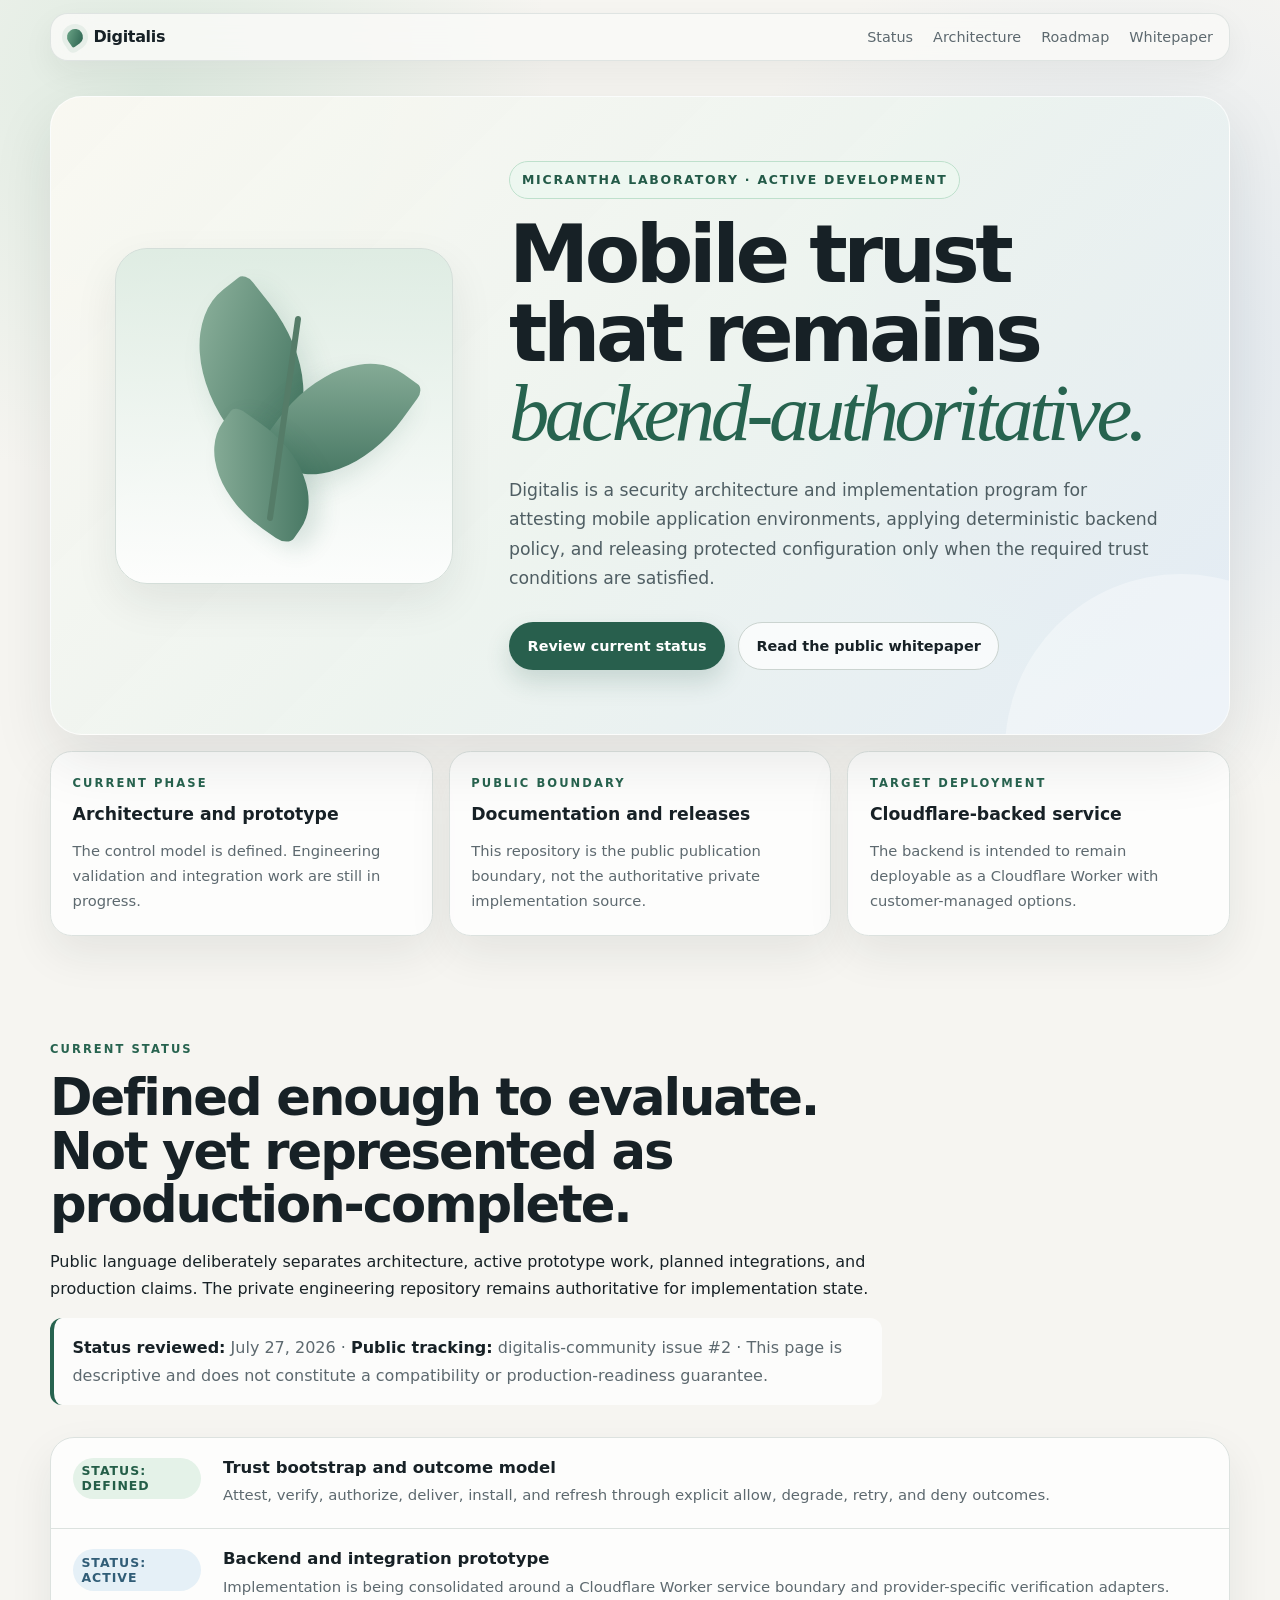
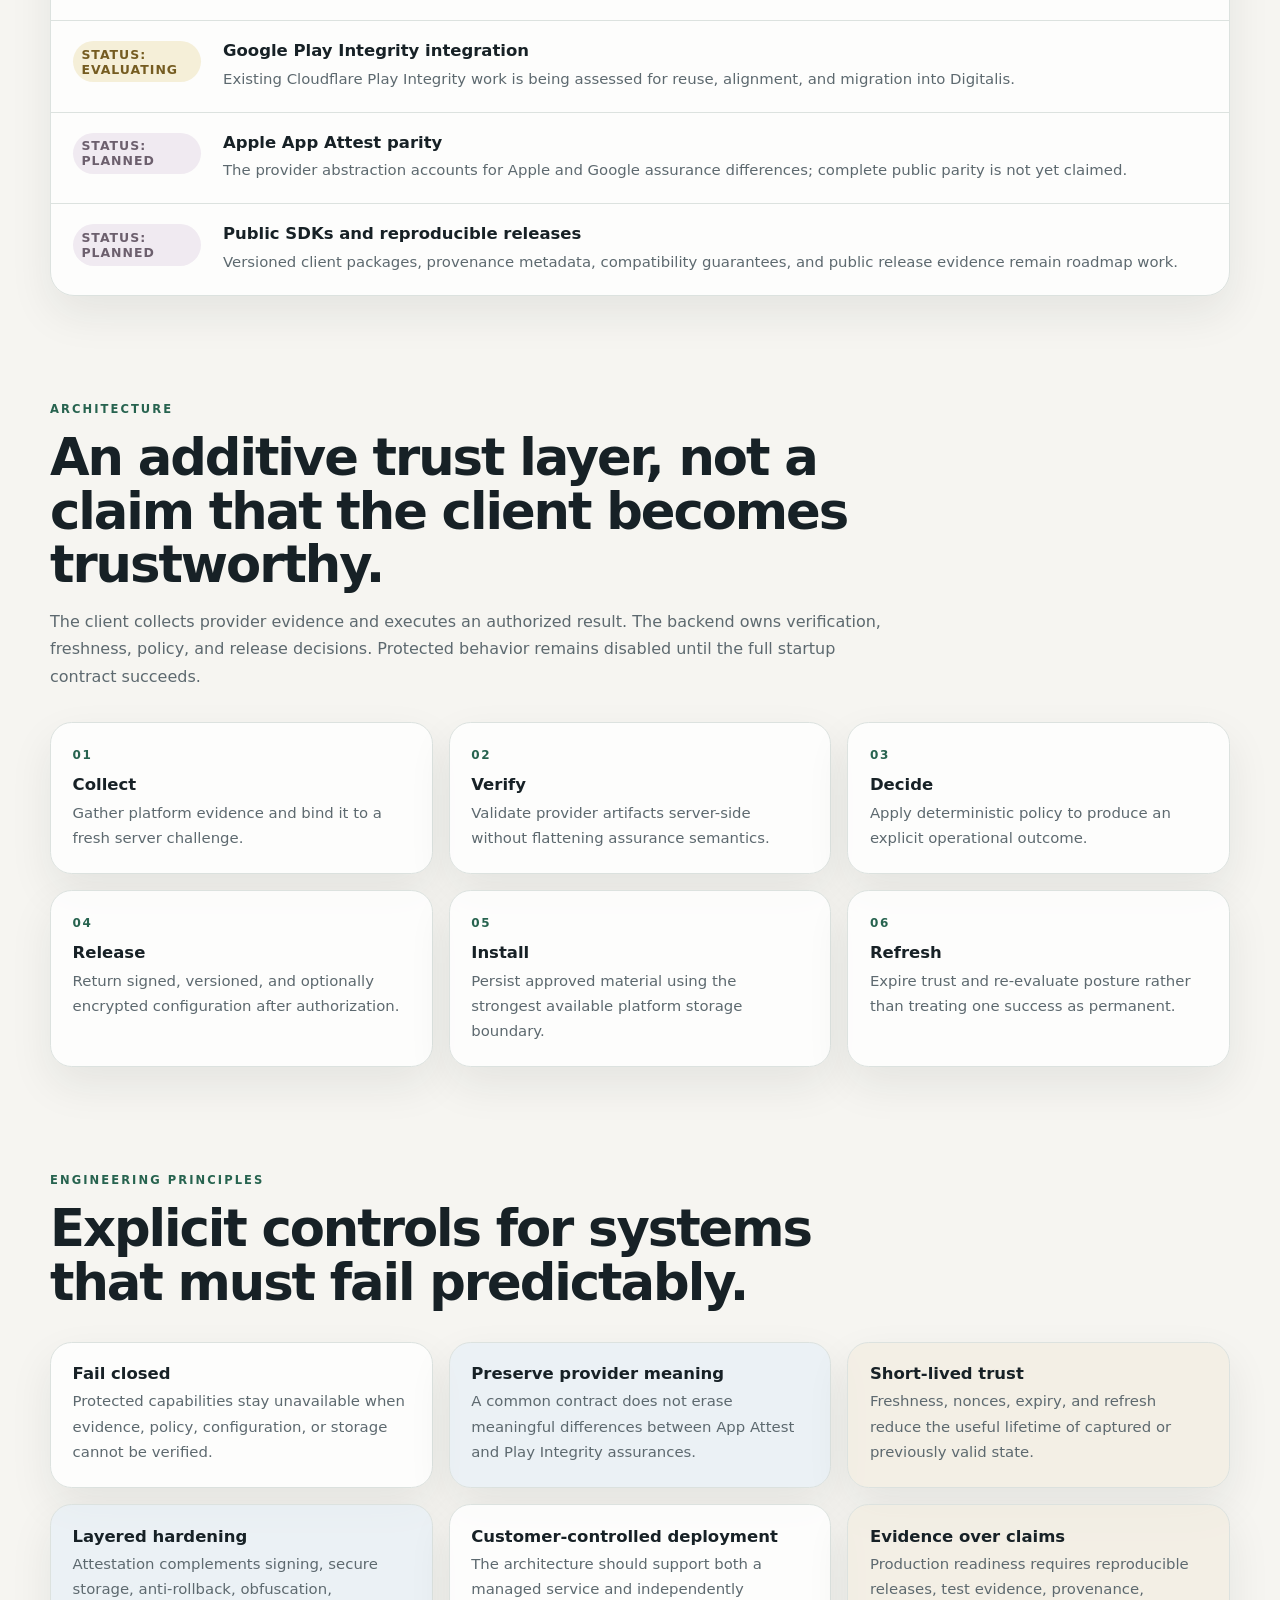
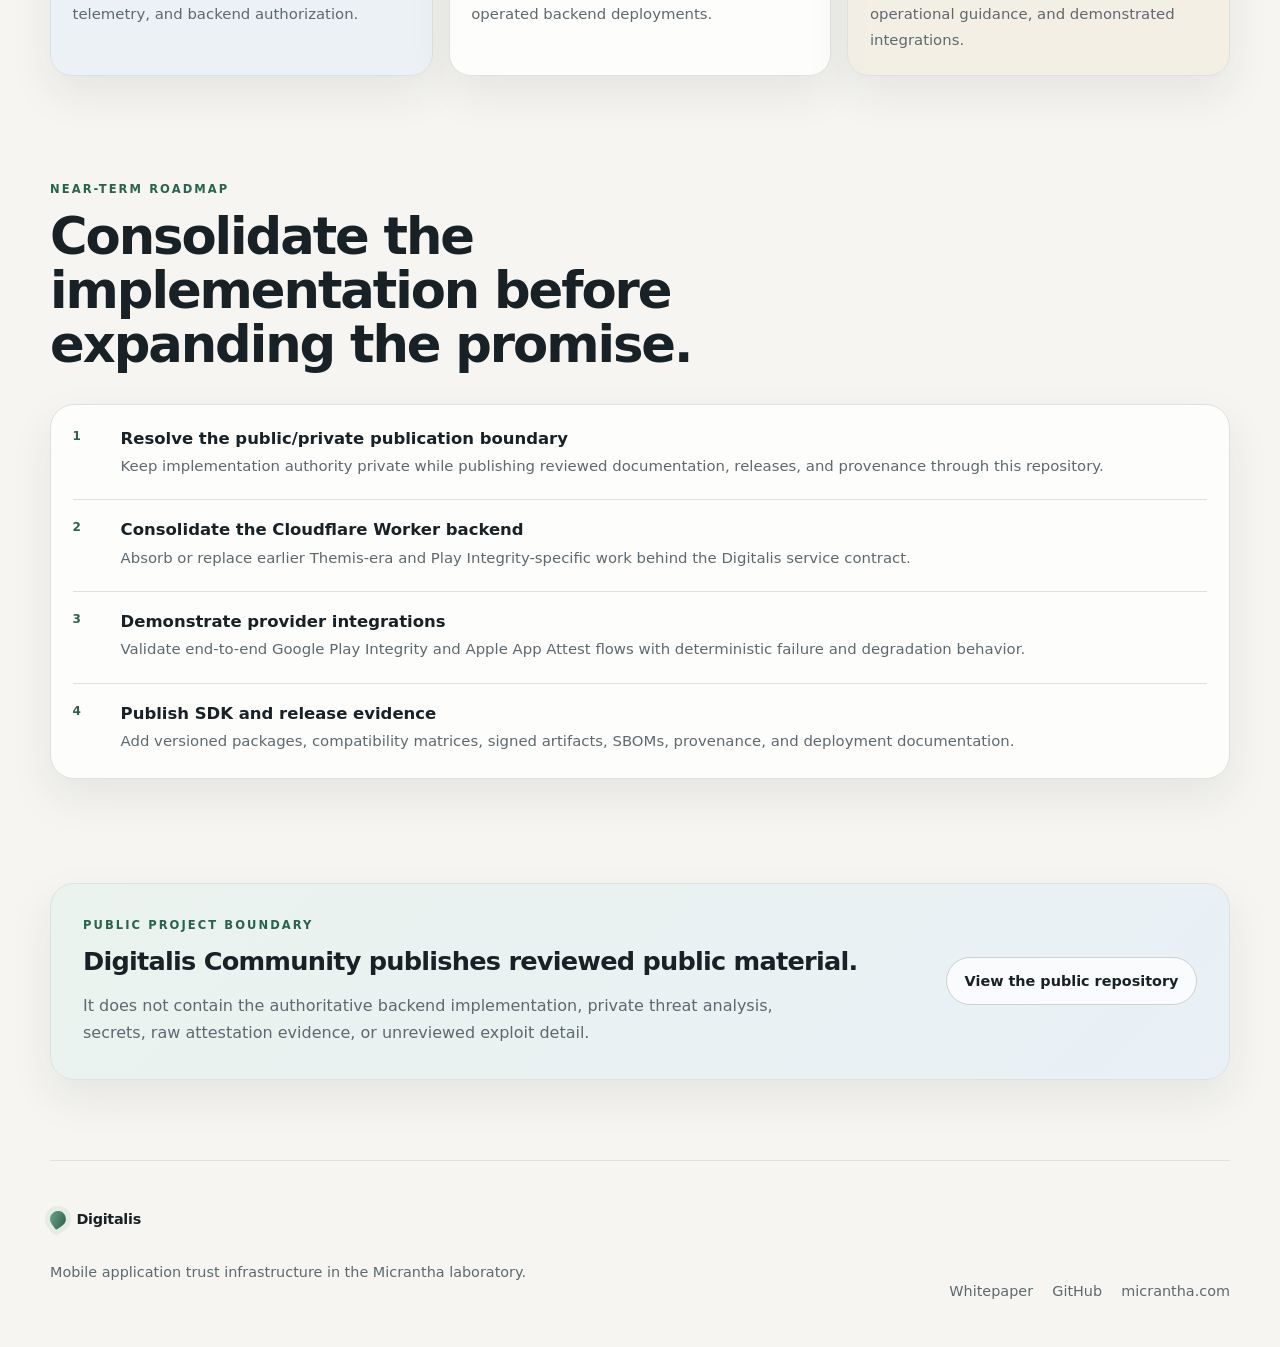
<file: web/index.html>
<!doctype html>
<html lang="en">
  <head>
    <meta charset="UTF-8" />
    <meta name="viewport" content="width=device-width, initial-scale=1.0" />
    <title>Digitalis | Mobile Application Trust Infrastructure</title>
    <meta
      name="description"
      content="Digitalis is an active Micrantha laboratory project exploring backend-authoritative mobile application trust, attestation, protected configuration delivery, and deterministic startup policy."
    />
    <link rel="stylesheet" href="./styles.css" />
  </head>
  <body id="top">
    <a class="skip-link" href="#main-content">Skip to content</a>
    <div class="page-shell">
      <header class="site-header">
        <a class="brand" href="#top" aria-label="Digitalis home">
          <span class="brand-mark" aria-hidden="true"></span>
          <span>Digitalis</span>
        </a>
        <nav class="site-nav" aria-label="Primary">
          <a href="#status">Status</a>
          <a href="#architecture">Architecture</a>
          <a href="#roadmap">Roadmap</a>
          <a href="./whitepaper.html">Whitepaper</a>
        </nav>
      </header>

      <main id="main-content">
        <section class="hero reveal">
          <div class="hero-mark" aria-hidden="true">
            <div class="leaf leaf-a"></div>
            <div class="leaf leaf-b"></div>
            <div class="leaf leaf-c"></div>
            <div class="stem"></div>
          </div>
          <div class="hero-copy">
            <p class="pill">Micrantha laboratory · active development</p>
            <h1>Mobile trust that remains <em>backend-authoritative.</em></h1>
            <p class="hero-text">
              Digitalis is a security architecture and implementation program for
              attesting mobile application environments, applying deterministic
              backend policy, and releasing protected configuration only when the
              required trust conditions are satisfied.
            </p>
            <div class="hero-actions">
              <a class="button button-primary" href="#status">Review current status</a>
              <a class="button button-secondary" href="./whitepaper.html">Read the public whitepaper</a>
            </div>
          </div>
        </section>

        <section class="summary-grid reveal" aria-label="Project summary">
          <article>
            <p class="kicker">Current phase</p>
            <h2>Architecture and prototype</h2>
            <p>The control model is defined. Engineering validation and integration work are still in progress.</p>
          </article>
          <article>
            <p class="kicker">Public boundary</p>
            <h2>Documentation and releases</h2>
            <p>This repository is the public publication boundary, not the authoritative private implementation source.</p>
          </article>
          <article>
            <p class="kicker">Target deployment</p>
            <h2>Cloudflare-backed service</h2>
            <p>The backend is intended to remain deployable as a Cloudflare Worker with customer-managed options.</p>
          </article>
        </section>

        <section class="section" id="status">
          <div class="section-heading reveal">
            <p class="eyebrow">Current status</p>
            <h2>Defined enough to evaluate. Not yet represented as production-complete.</h2>
            <p>
              Public language deliberately separates architecture, active prototype
              work, planned integrations, and production claims. The private
              engineering repository remains authoritative for implementation state.
            </p>
            <p class="status-meta">
              <strong>Status reviewed:</strong> July 27, 2026 ·
              <strong>Public tracking:</strong>
              <a href="https://github.com/hackelia-micrantha/digitalis-community/issues/2">digitalis-community issue #2</a> ·
              This page is descriptive and does not constitute a compatibility or production-readiness guarantee.
            </p>
          </div>

          <div class="status-table reveal">
            <article>
              <span class="status status-defined">Status: Defined</span>
              <div>
                <h3>Trust bootstrap and outcome model</h3>
                <p>Attest, verify, authorize, deliver, install, and refresh through explicit allow, degrade, retry, and deny outcomes.</p>
              </div>
            </article>
            <article>
              <span class="status status-active">Status: Active</span>
              <div>
                <h3>Backend and integration prototype</h3>
                <p>Implementation is being consolidated around a Cloudflare Worker service boundary and provider-specific verification adapters.</p>
              </div>
            </article>
            <article>
              <span class="status status-evaluating">Status: Evaluating</span>
              <div>
                <h3>Google Play Integrity integration</h3>
                <p>Existing Cloudflare Play Integrity work is being assessed for reuse, alignment, and migration into Digitalis.</p>
              </div>
            </article>
            <article>
              <span class="status status-planned">Status: Planned</span>
              <div>
                <h3>Apple App Attest parity</h3>
                <p>The provider abstraction accounts for Apple and Google assurance differences; complete public parity is not yet claimed.</p>
              </div>
            </article>
            <article>
              <span class="status status-planned">Status: Planned</span>
              <div>
                <h3>Public SDKs and reproducible releases</h3>
                <p>Versioned client packages, provenance metadata, compatibility guarantees, and public release evidence remain roadmap work.</p>
              </div>
            </article>
          </div>
        </section>

        <section class="section architecture-section" id="architecture">
          <div class="section-heading reveal">
            <p class="eyebrow">Architecture</p>
            <h2>An additive trust layer, not a claim that the client becomes trustworthy.</h2>
            <p>
              The client collects provider evidence and executes an authorized
              result. The backend owns verification, freshness, policy, and release
              decisions. Protected behavior remains disabled until the full startup
              contract succeeds.
            </p>
          </div>

          <div class="flow-grid reveal">
            <article>
              <span>01</span>
              <h3>Collect</h3>
              <p>Gather platform evidence and bind it to a fresh server challenge.</p>
            </article>
            <article>
              <span>02</span>
              <h3>Verify</h3>
              <p>Validate provider artifacts server-side without flattening assurance semantics.</p>
            </article>
            <article>
              <span>03</span>
              <h3>Decide</h3>
              <p>Apply deterministic policy to produce an explicit operational outcome.</p>
            </article>
            <article>
              <span>04</span>
              <h3>Release</h3>
              <p>Return signed, versioned, and optionally encrypted configuration after authorization.</p>
            </article>
            <article>
              <span>05</span>
              <h3>Install</h3>
              <p>Persist approved material using the strongest available platform storage boundary.</p>
            </article>
            <article>
              <span>06</span>
              <h3>Refresh</h3>
              <p>Expire trust and re-evaluate posture rather than treating one success as permanent.</p>
            </article>
          </div>
        </section>

        <section class="section principles-section">
          <div class="section-heading reveal">
            <p class="eyebrow">Engineering principles</p>
            <h2>Explicit controls for systems that must fail predictably.</h2>
          </div>
          <div class="card-grid reveal">
            <article>
              <h3>Fail closed</h3>
              <p>Protected capabilities stay unavailable when evidence, policy, configuration, or storage cannot be verified.</p>
            </article>
            <article>
              <h3>Preserve provider meaning</h3>
              <p>A common contract does not erase meaningful differences between App Attest and Play Integrity assurances.</p>
            </article>
            <article>
              <h3>Short-lived trust</h3>
              <p>Freshness, nonces, expiry, and refresh reduce the useful lifetime of captured or previously valid state.</p>
            </article>
            <article>
              <h3>Layered hardening</h3>
              <p>Attestation complements signing, secure storage, anti-rollback, obfuscation, telemetry, and backend authorization.</p>
            </article>
            <article>
              <h3>Customer-controlled deployment</h3>
              <p>The architecture should support both a managed service and independently operated backend deployments.</p>
            </article>
            <article>
              <h3>Evidence over claims</h3>
              <p>Production readiness requires reproducible releases, test evidence, provenance, operational guidance, and demonstrated integrations.</p>
            </article>
          </div>
        </section>

        <section class="section roadmap-section" id="roadmap">
          <div class="section-heading reveal">
            <p class="eyebrow">Near-term roadmap</p>
            <h2>Consolidate the implementation before expanding the promise.</h2>
          </div>
          <ol class="roadmap reveal">
            <li>
              <span>1</span>
              <div>
                <h3>Resolve the public/private publication boundary</h3>
                <p>Keep implementation authority private while publishing reviewed documentation, releases, and provenance through this repository.</p>
              </div>
            </li>
            <li>
              <span>2</span>
              <div>
                <h3>Consolidate the Cloudflare Worker backend</h3>
                <p>Absorb or replace earlier Themis-era and Play Integrity-specific work behind the Digitalis service contract.</p>
              </div>
            </li>
            <li>
              <span>3</span>
              <div>
                <h3>Demonstrate provider integrations</h3>
                <p>Validate end-to-end Google Play Integrity and Apple App Attest flows with deterministic failure and degradation behavior.</p>
              </div>
            </li>
            <li>
              <span>4</span>
              <div>
                <h3>Publish SDK and release evidence</h3>
                <p>Add versioned packages, compatibility matrices, signed artifacts, SBOMs, provenance, and deployment documentation.</p>
              </div>
            </li>
          </ol>
        </section>

        <section class="notice reveal">
          <div>
            <p class="eyebrow">Public project boundary</p>
            <h2>Digitalis Community publishes reviewed public material.</h2>
            <p>
              It does not contain the authoritative backend implementation, private
              threat analysis, secrets, raw attestation evidence, or unreviewed
              exploit detail.
            </p>
          </div>
          <a class="button button-secondary" href="https://github.com/hackelia-micrantha/digitalis-community">View the public repository</a>
        </section>
      </main>

      <footer class="site-footer">
        <div>
          <p class="brand footer-brand"><span class="brand-mark" aria-hidden="true"></span><span>Digitalis</span></p>
          <p>Mobile application trust infrastructure in the Micrantha laboratory.</p>
        </div>
        <div class="footer-links">
          <a href="./whitepaper.html">Whitepaper</a>
          <a href="https://github.com/hackelia-micrantha/digitalis-community">GitHub</a>
          <a href="https://micrantha.com">micrantha.com</a>
        </div>
      </footer>
    </div>
    <script src="./main.js"></script>
  </body>
</html>
</file>
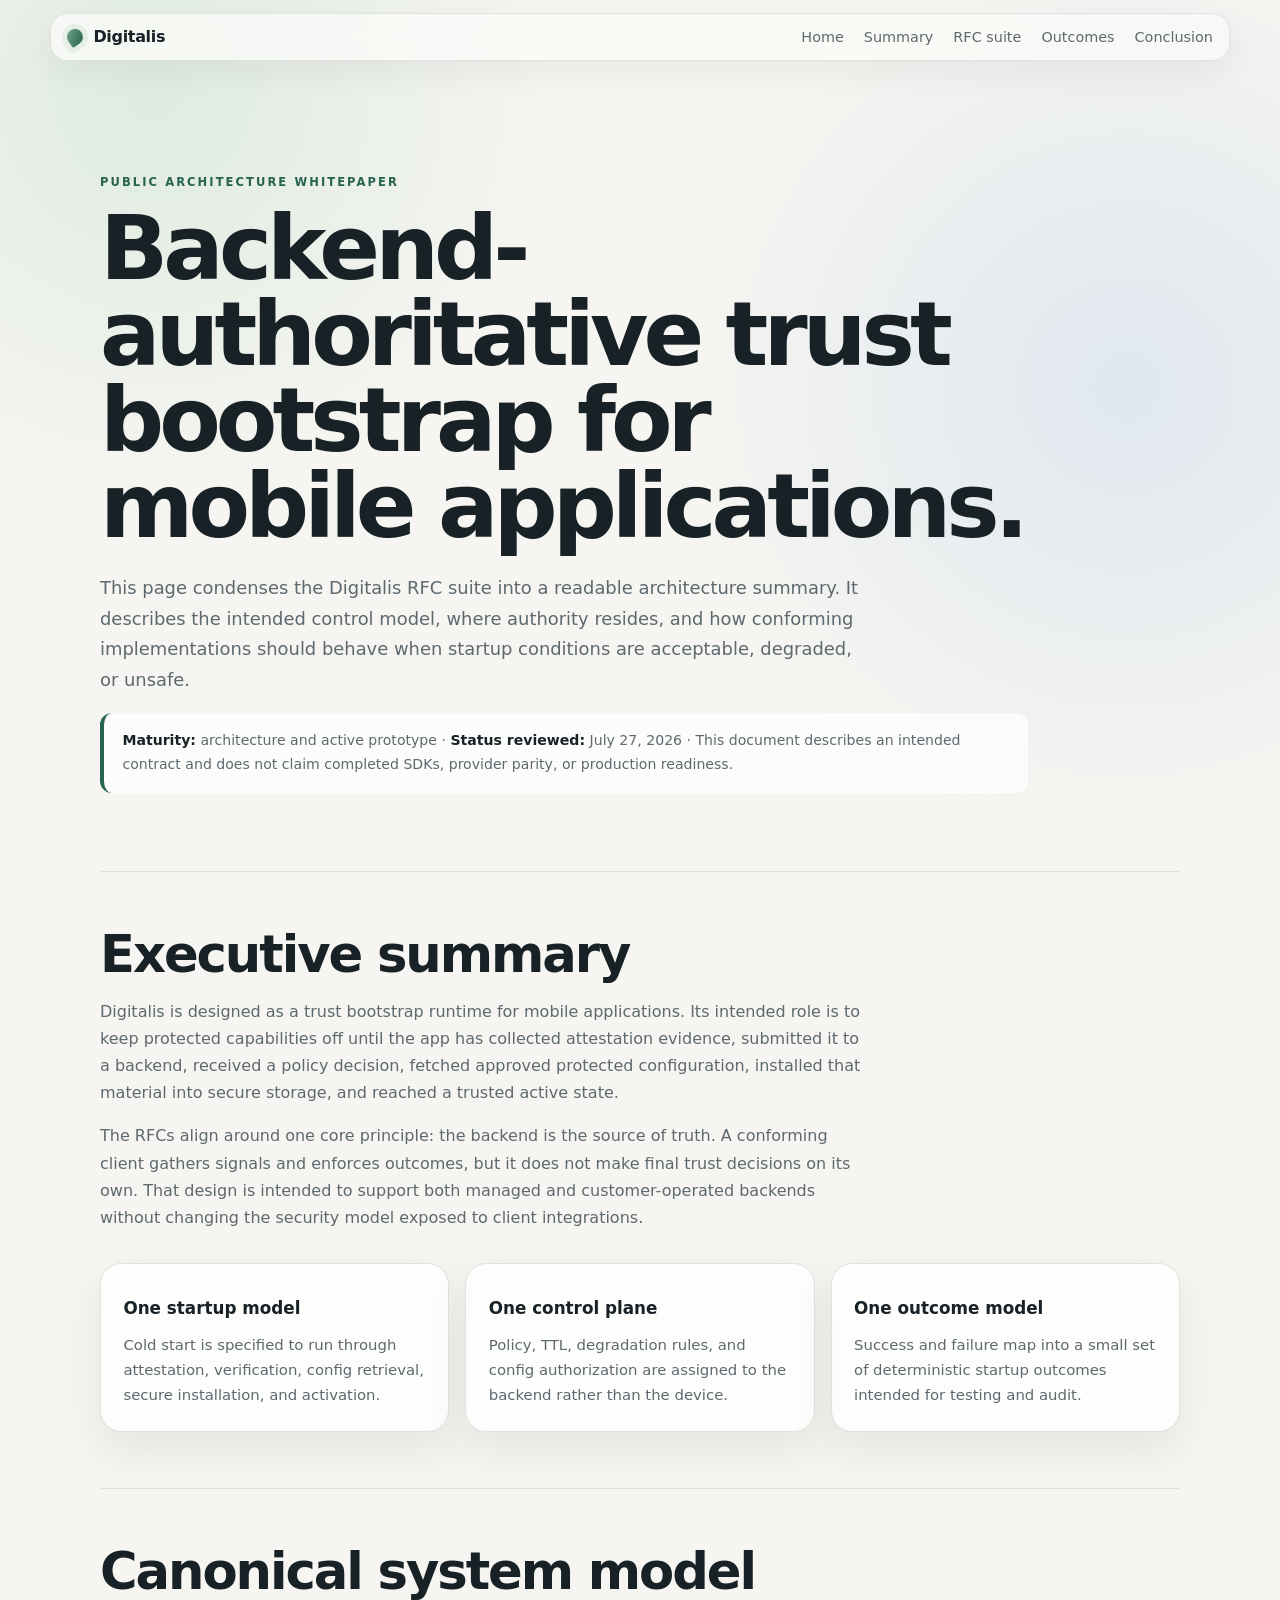
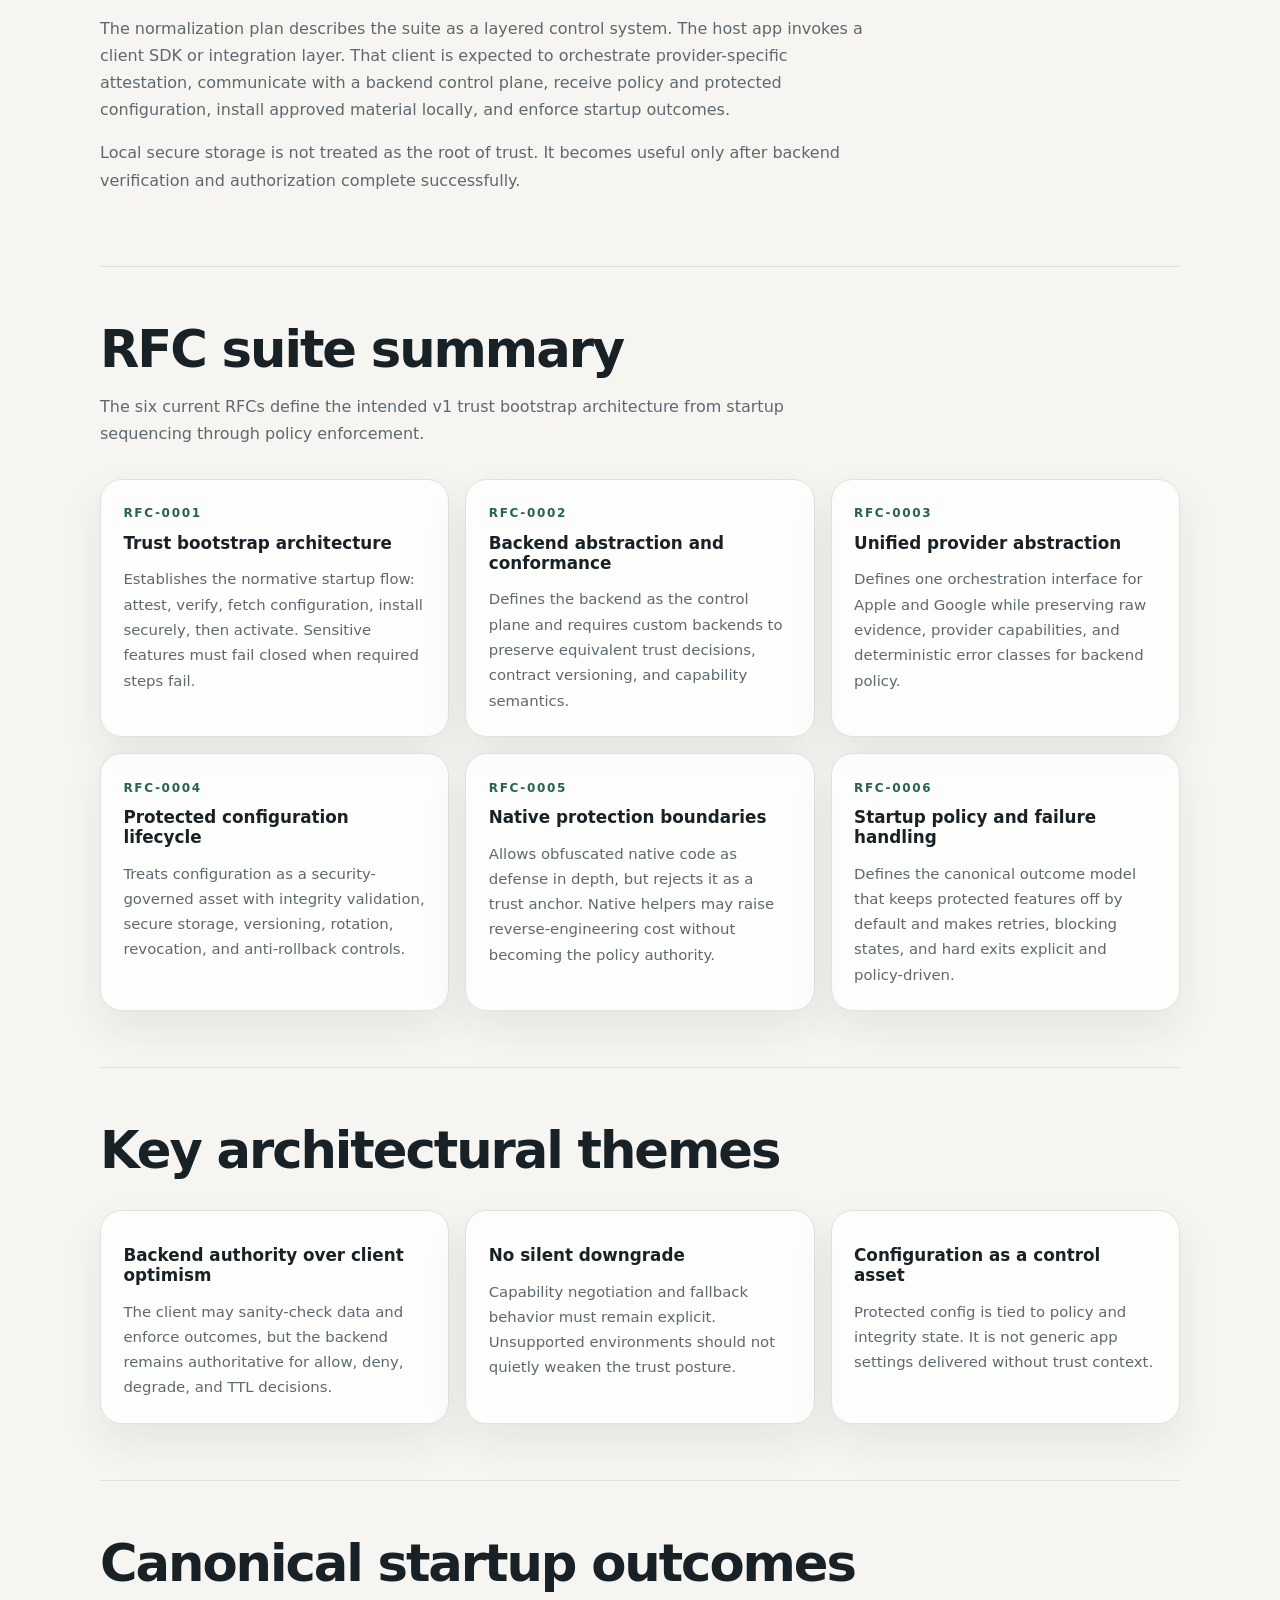
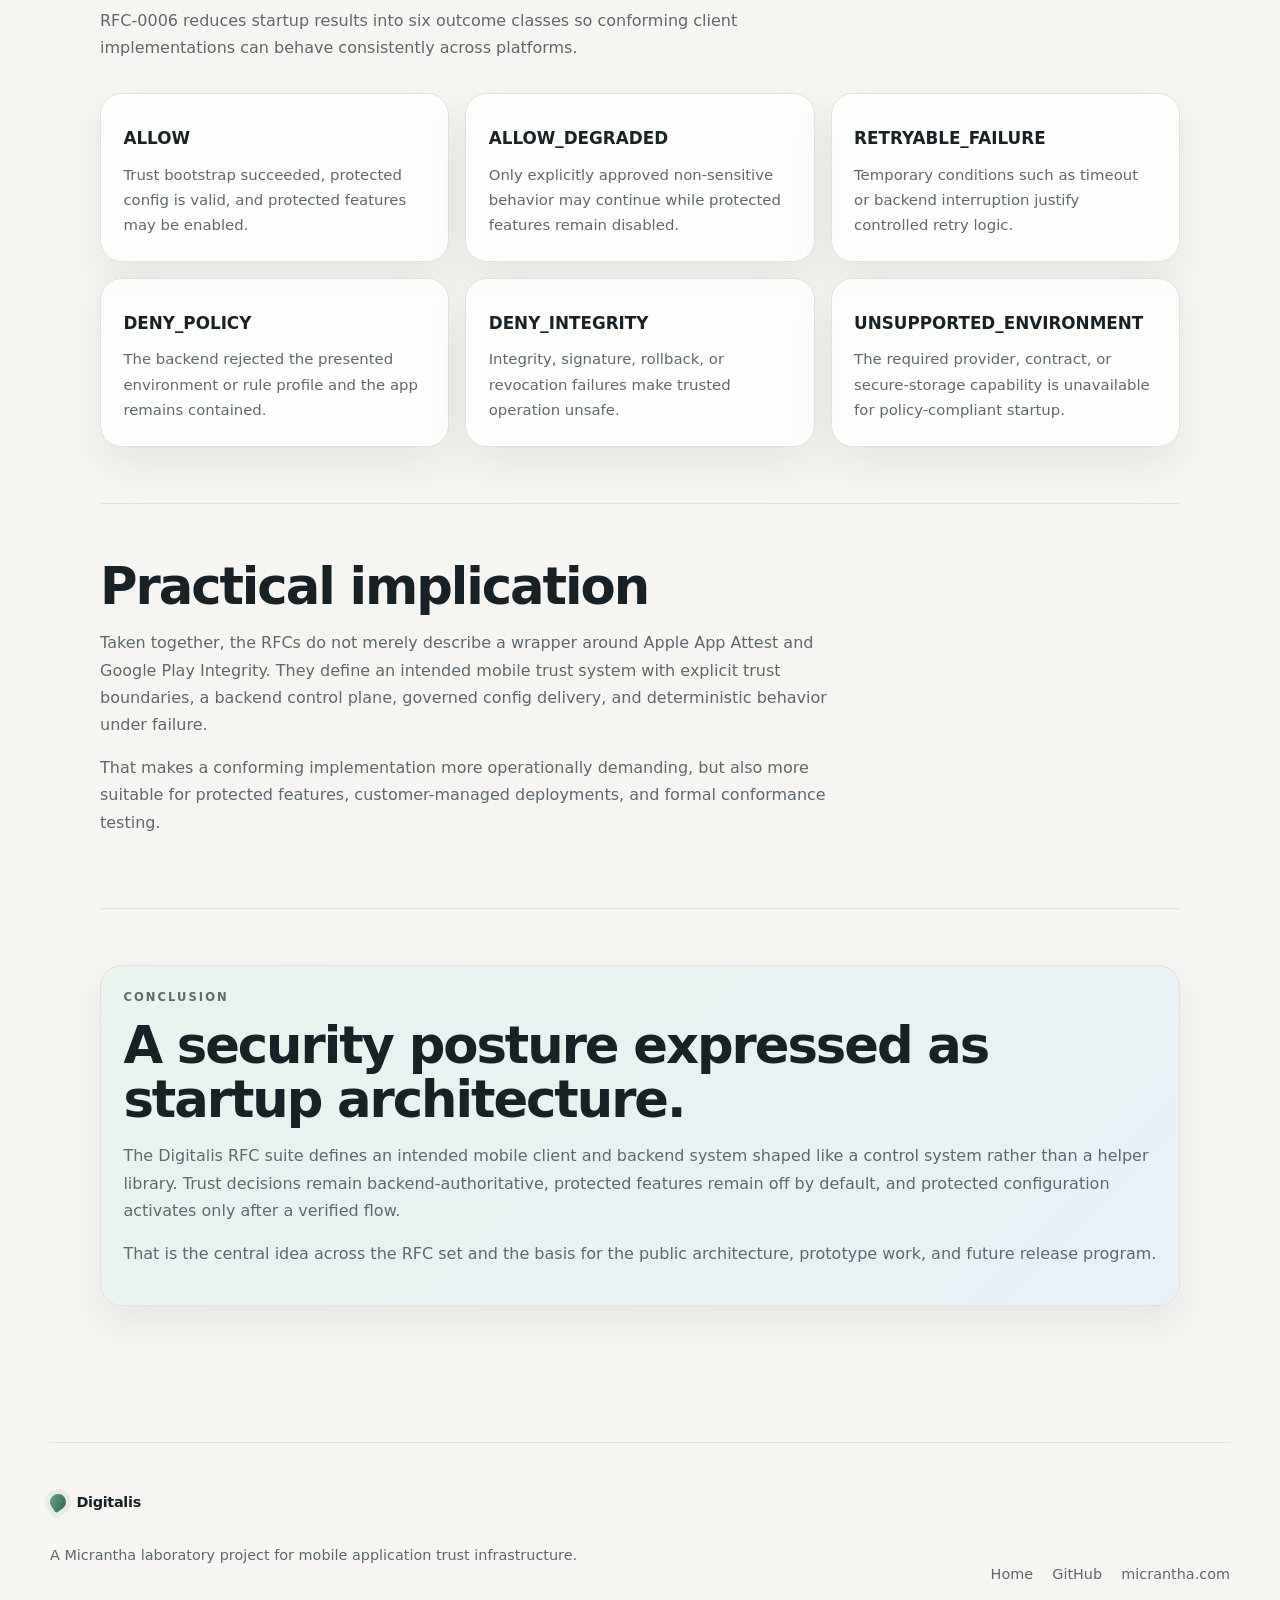
<file: web/whitepaper.html>
<!doctype html>
<html lang="en">
  <head>
    <meta charset="UTF-8" />
    <meta name="viewport" content="width=device-width, initial-scale=1.0" />
    <title>Digitalis Whitepaper | RFC Architecture Summary</title>
    <meta
      name="description"
      content="A public architecture summary of the Digitalis RFC suite covering trust bootstrap, backend authority, protected configuration, provider abstraction, native protection, and startup policy."
    />
    <link rel="stylesheet" href="./styles.css" />
  </head>
  <body id="top">
    <a class="skip-link" href="#main-content">Skip to content</a>
    <div class="page-shell">
      <header class="site-header">
        <a class="brand" href="./index.html" aria-label="Digitalis home">
          <span class="brand-mark" aria-hidden="true"></span>
          <span>Digitalis</span>
        </a>
        <nav class="site-nav" aria-label="Primary">
          <a href="./index.html">Home</a>
          <a href="#summary">Summary</a>
          <a href="#rfc-suite">RFC suite</a>
          <a href="#outcomes">Outcomes</a>
          <a href="#conclusion">Conclusion</a>
        </nav>
      </header>

      <main class="whitepaper" id="main-content">
        <section class="whitepaper-hero">
          <p class="eyebrow">Public architecture whitepaper</p>
          <h1>Backend-authoritative trust bootstrap for mobile applications.</h1>
          <p class="whitepaper-lead">
            This page condenses the Digitalis RFC suite into a readable architecture
            summary. It describes the intended control model, where authority resides,
            and how conforming implementations should behave when startup conditions
            are acceptable, degraded, or unsafe.
          </p>
          <p class="status-meta">
            <strong>Maturity:</strong> architecture and active prototype ·
            <strong>Status reviewed:</strong> July 27, 2026 ·
            This document describes an intended contract and does not claim completed SDKs,
            provider parity, or production readiness.
          </p>
        </section>

        <section class="whitepaper-section" id="summary">
          <div class="whitepaper-intro reveal">
            <h2>Executive summary</h2>
            <p>
              Digitalis is designed as a trust bootstrap runtime for mobile
              applications. Its intended role is to keep protected capabilities off
              until the app has collected attestation evidence, submitted it to a
              backend, received a policy decision, fetched approved protected
              configuration, installed that material into secure storage, and reached
              a trusted active state.
            </p>
            <p>
              The RFCs align around one core principle: the backend is the source of
              truth. A conforming client gathers signals and enforces outcomes, but it
              does not make final trust decisions on its own. That design is intended
              to support both managed and customer-operated backends without changing
              the security model exposed to client integrations.
            </p>
          </div>

          <div class="whitepaper-highlights reveal">
            <article>
              <h3>One startup model</h3>
              <p>Cold start is specified to run through attestation, verification, config retrieval, secure installation, and activation.</p>
            </article>
            <article>
              <h3>One control plane</h3>
              <p>Policy, TTL, degradation rules, and config authorization are assigned to the backend rather than the device.</p>
            </article>
            <article>
              <h3>One outcome model</h3>
              <p>Success and failure map into a small set of deterministic startup outcomes intended for testing and audit.</p>
            </article>
          </div>
        </section>

        <section class="whitepaper-section" id="system-model">
          <div class="whitepaper-copy reveal">
            <h2>Canonical system model</h2>
            <p>
              The normalization plan describes the suite as a layered control system.
              The host app invokes a client SDK or integration layer. That client is
              expected to orchestrate provider-specific attestation, communicate with
              a backend control plane, receive policy and protected configuration,
              install approved material locally, and enforce startup outcomes.
            </p>
            <p>
              Local secure storage is not treated as the root of trust. It becomes
              useful only after backend verification and authorization complete
              successfully.
            </p>
          </div>
        </section>

        <section class="whitepaper-section" id="rfc-suite">
          <div class="whitepaper-copy reveal">
            <h2>RFC suite summary</h2>
            <p>
              The six current RFCs define the intended v1 trust bootstrap architecture
              from startup sequencing through policy enforcement.
            </p>
          </div>

          <div class="paper-grid">
            <article class="paper-card reveal">
              <span>RFC-0001</span>
              <h3>Trust bootstrap architecture</h3>
              <p>
                Establishes the normative startup flow: attest, verify, fetch
                configuration, install securely, then activate. Sensitive features
                must fail closed when required steps fail.
              </p>
            </article>
            <article class="paper-card reveal">
              <span>RFC-0002</span>
              <h3>Backend abstraction and conformance</h3>
              <p>
                Defines the backend as the control plane and requires custom backends
                to preserve equivalent trust decisions, contract versioning, and
                capability semantics.
              </p>
            </article>
            <article class="paper-card reveal">
              <span>RFC-0003</span>
              <h3>Unified provider abstraction</h3>
              <p>
                Defines one orchestration interface for Apple and Google while
                preserving raw evidence, provider capabilities, and deterministic
                error classes for backend policy.
              </p>
            </article>
            <article class="paper-card reveal">
              <span>RFC-0004</span>
              <h3>Protected configuration lifecycle</h3>
              <p>
                Treats configuration as a security-governed asset with integrity
                validation, secure storage, versioning, rotation, revocation, and
                anti-rollback controls.
              </p>
            </article>
            <article class="paper-card reveal">
              <span>RFC-0005</span>
              <h3>Native protection boundaries</h3>
              <p>
                Allows obfuscated native code as defense in depth, but rejects it as a
                trust anchor. Native helpers may raise reverse-engineering cost without
                becoming the policy authority.
              </p>
            </article>
            <article class="paper-card reveal">
              <span>RFC-0006</span>
              <h3>Startup policy and failure handling</h3>
              <p>
                Defines the canonical outcome model that keeps protected features off
                by default and makes retries, blocking states, and hard exits explicit
                and policy-driven.
              </p>
            </article>
          </div>
        </section>

        <section class="whitepaper-section">
          <div class="whitepaper-copy reveal">
            <h2>Key architectural themes</h2>
          </div>
          <div class="whitepaper-columns">
            <article class="paper-card reveal">
              <h3>Backend authority over client optimism</h3>
              <p>
                The client may sanity-check data and enforce outcomes, but the backend
                remains authoritative for allow, deny, degrade, and TTL decisions.
              </p>
            </article>
            <article class="paper-card reveal">
              <h3>No silent downgrade</h3>
              <p>
                Capability negotiation and fallback behavior must remain explicit.
                Unsupported environments should not quietly weaken the trust posture.
              </p>
            </article>
            <article class="paper-card reveal">
              <h3>Configuration as a control asset</h3>
              <p>
                Protected config is tied to policy and integrity state. It is not
                generic app settings delivered without trust context.
              </p>
            </article>
          </div>
        </section>

        <section class="whitepaper-section" id="outcomes">
          <div class="whitepaper-copy reveal">
            <h2>Canonical startup outcomes</h2>
            <p>
              RFC-0006 reduces startup results into six outcome classes so conforming
              client implementations can behave consistently across platforms.
            </p>
          </div>

          <div class="outcome-grid">
            <article class="outcome-card reveal">
              <h3>ALLOW</h3>
              <p>Trust bootstrap succeeded, protected config is valid, and protected features may be enabled.</p>
            </article>
            <article class="outcome-card reveal">
              <h3>ALLOW_DEGRADED</h3>
              <p>Only explicitly approved non-sensitive behavior may continue while protected features remain disabled.</p>
            </article>
            <article class="outcome-card reveal">
              <h3>RETRYABLE_FAILURE</h3>
              <p>Temporary conditions such as timeout or backend interruption justify controlled retry logic.</p>
            </article>
            <article class="outcome-card reveal">
              <h3>DENY_POLICY</h3>
              <p>The backend rejected the presented environment or rule profile and the app remains contained.</p>
            </article>
            <article class="outcome-card reveal">
              <h3>DENY_INTEGRITY</h3>
              <p>Integrity, signature, rollback, or revocation failures make trusted operation unsafe.</p>
            </article>
            <article class="outcome-card reveal">
              <h3>UNSUPPORTED_ENVIRONMENT</h3>
              <p>The required provider, contract, or secure-storage capability is unavailable for policy-compliant startup.</p>
            </article>
          </div>
        </section>

        <section class="whitepaper-section">
          <div class="whitepaper-copy reveal">
            <h2>Practical implication</h2>
            <p>
              Taken together, the RFCs do not merely describe a wrapper around Apple
              App Attest and Google Play Integrity. They define an intended mobile
              trust system with explicit trust boundaries, a backend control plane,
              governed config delivery, and deterministic behavior under failure.
            </p>
            <p>
              That makes a conforming implementation more operationally demanding,
              but also more suitable for protected features, customer-managed
              deployments, and formal conformance testing.
            </p>
          </div>
        </section>

        <section class="whitepaper-section" id="conclusion">
          <div class="deploy-panel reveal">
            <p class="eyebrow">Conclusion</p>
            <h2>A security posture expressed as startup architecture.</h2>
            <p>
              The Digitalis RFC suite defines an intended mobile client and backend
              system shaped like a control system rather than a helper library. Trust
              decisions remain backend-authoritative, protected features remain off by
              default, and protected configuration activates only after a verified flow.
            </p>
            <p>
              That is the central idea across the RFC set and the basis for the public
              architecture, prototype work, and future release program.
            </p>
          </div>
        </section>
      </main>

      <footer class="site-footer" id="footer">
        <div class="footer-inner">
          <div class="footer-copy">
            <p class="brand footer-brand"><span class="brand-mark" aria-hidden="true"></span><span>Digitalis</span></p>
            <p>A Micrantha laboratory project for mobile application trust infrastructure.</p>
          </div>
          <div class="footer-links">
            <a href="./index.html">Home</a>
            <a href="https://github.com/hackelia-micrantha/digitalis-community">GitHub</a>
            <a href="https://micrantha.com">micrantha.com</a>
          </div>
        </div>
      </footer>
    </div>

    <script src="./main.js"></script>
  </body>
</html>
</file>
<file: web/styles.css>
:root {
  --page: #f6f5f1;
  --paper: rgba(255, 255, 255, 0.82);
  --paper-strong: #ffffff;
  --ink: #172126;
  --muted: #5d696f;
  --line: #dce2df;
  --green: #27634f;
  --green-soft: #e9f3ed;
  --blue-soft: #e8f0f7;
  --sand: #f3eee2;
  --rose: #f4eaea;
  --shadow: 0 18px 44px rgba(31, 42, 42, 0.08);
  --max-width: 1180px;
}

* { box-sizing: border-box; }
html { scroll-behavior: smooth; }
body {
  margin: 0;
  font-family: "Inter", system-ui, sans-serif;
  color: var(--ink);
  background:
    radial-gradient(circle at 12% 2%, rgba(197, 224, 207, 0.48), transparent 25rem),
    radial-gradient(circle at 88% 8%, rgba(207, 221, 237, 0.58), transparent 28rem),
    var(--page);
  min-height: 100vh;
}
a { color: inherit; text-decoration: none; }
p { line-height: 1.7; }

.skip-link {
  position: fixed;
  top: 0.75rem;
  left: 0.75rem;
  z-index: 100;
  padding: 0.7rem 1rem;
  border-radius: 0.75rem;
  color: white;
  background: var(--green);
  transform: translateY(-160%);
}
.skip-link:focus { transform: translateY(0); }
:where(a, button):focus-visible {
  outline: 3px solid var(--green);
  outline-offset: 3px;
}

.page-shell { min-height: 100vh; }
.site-header,
.hero,
.summary-grid,
.section,
.notice,
.site-footer {
  width: min(calc(100% - 2.5rem), var(--max-width));
  margin-inline: auto;
}

.site-header {
  position: sticky;
  top: 0.8rem;
  z-index: 20;
  display: flex;
  align-items: center;
  justify-content: space-between;
  gap: 1rem;
  margin-top: 0.8rem;
  padding: 0.85rem 1rem;
  border: 1px solid rgba(220, 226, 223, 0.9);
  border-radius: 1.1rem;
  background: rgba(250, 250, 247, 0.86);
  backdrop-filter: blur(18px);
  box-shadow: 0 12px 32px rgba(31, 42, 42, 0.06);
}
.brand {
  display: inline-flex;
  align-items: center;
  gap: 0.65rem;
  font-weight: 700;
  letter-spacing: -0.02em;
}
.brand-mark {
  width: 1rem;
  height: 1rem;
  border-radius: 50% 50% 50% 12%;
  transform: rotate(-35deg);
  background: linear-gradient(145deg, #6ea789, #285f4d);
  box-shadow: 0 0 0 5px rgba(110, 167, 137, 0.12);
}
.site-nav { display: flex; gap: 1.25rem; color: var(--muted); font-size: 0.9rem; }
.site-nav a:hover, .site-nav a:focus-visible { color: var(--ink); }

.hero {
  position: relative;
  overflow: hidden;
  display: grid;
  grid-template-columns: 0.68fr 1.32fr;
  align-items: center;
  gap: 3.5rem;
  margin-top: 2.2rem;
  padding: clamp(2rem, 5vw, 4rem);
  border: 1px solid rgba(255,255,255,.75);
  border-radius: 2rem;
  background: linear-gradient(135deg, rgba(250,248,242,.96), rgba(236,243,238,.94) 52%, rgba(226,235,244,.94));
  box-shadow: 0 24px 60px rgba(31,42,42,.10);
}
.hero::after {
  content: "";
  position: absolute;
  width: 22rem;
  height: 22rem;
  right: -8rem;
  bottom: -12rem;
  border-radius: 50%;
  background: rgba(255,255,255,.34);
}
.hero-mark {
  position: relative;
  min-height: 21rem;
  border: 1px solid #d4ded9;
  border-radius: 2rem;
  background: linear-gradient(180deg, rgba(218,234,224,.82), rgba(255,255,255,.82));
  box-shadow: var(--shadow);
}
.stem {
  position: absolute;
  left: 49%; top: 20%;
  width: 0.35rem; height: 62%;
  border-radius: 99px;
  background: #557c68;
  transform: rotate(8deg);
}
.leaf { position: absolute; width: 6.8rem; height: 10rem; border-radius: 75% 8% 75% 12%; background: linear-gradient(145deg,#96b9a4,#376a56); box-shadow: 0 18px 28px rgba(39,99,79,.15); }
.leaf-a { left: 24%; top: 12%; transform: rotate(-38deg); }
.leaf-b { right: 17%; top: 27%; transform: rotate(36deg) scale(.92); }
.leaf-c { left: 27%; bottom: 8%; transform: rotate(-55deg) scale(.78); }
.hero-copy { position: relative; z-index: 1; }
.pill, .status {
  display: inline-flex;
  align-items: center;
  width: fit-content;
  border-radius: 999px;
  font-size: 0.78rem;
  font-weight: 700;
  text-transform: uppercase;
  letter-spacing: 0.14em;
}
.pill { margin: 0; padding: 0.45rem 0.75rem; color: #235a48; border: 1px solid #bee0cc; background: #edf7f0; }
.hero h1 {
  max-width: 13ch;
  margin: 1rem 0 0;
  font-size: clamp(2.8rem, 6.3vw, 5.8rem);
  line-height: 0.98;
  letter-spacing: -0.055em;
}
.hero h1 em { font-family: "Newsreader", Georgia, serif; font-weight: 500; color: var(--green); }
.hero-text { max-width: 47rem; margin: 1.5rem 0 0; font-size: 1.08rem; color: #4f5e63; }
.hero-actions { display: flex; flex-wrap: wrap; gap: 0.8rem; margin-top: 1.8rem; }
.button {
  display: inline-flex;
  align-items: center;
  justify-content: center;
  min-height: 3rem;
  padding: 0 1.1rem;
  border-radius: 999px;
  border: 1px solid transparent;
  font-weight: 650;
  font-size: 0.9rem;
  transition: transform 160ms ease, box-shadow 160ms ease;
}
.button:hover, .button:focus-visible { transform: translateY(-2px); }
.button-primary { color: white; background: #285f4d; box-shadow: 0 12px 24px rgba(40,95,77,.18); }
.button-secondary { border-color: #cbd4d0; background: rgba(255,255,255,.72); }

.summary-grid, .card-grid, .flow-grid { display: grid; gap: 1rem; }
.summary-grid { grid-template-columns: repeat(3, 1fr); margin-top: 1rem; }
.summary-grid article, .card-grid article, .flow-grid article, .status-table, .roadmap, .notice {
  border: 1px solid var(--line);
  background: var(--paper);
  box-shadow: var(--shadow);
}
.summary-grid article { padding: 1.35rem; border-radius: 1.35rem; }
.kicker, .eyebrow { margin: 0; color: var(--green); font-size: 0.72rem; font-weight: 700; text-transform: uppercase; letter-spacing: .18em; }
.summary-grid h2 { margin: .65rem 0 0; font-size: 1.08rem; }
.summary-grid p:last-child { margin-bottom: 0; color: var(--muted); font-size: .92rem; }

.section { padding-top: 6.5rem; }
.section-heading { max-width: 52rem; }
.section-heading h2 { margin: .7rem 0 0; font-size: clamp(2rem, 4vw, 3.4rem); line-height: 1.05; letter-spacing: -.04em; }
.section-heading > p:last-child { color: var(--muted); font-size: 1rem; }
.status-table { margin-top: 2rem; border-radius: 1.5rem; overflow: hidden; }
.status-table article { display: grid; grid-template-columns: 8rem 1fr; gap: 1.4rem; padding: 1.25rem 1.35rem; border-bottom: 1px solid var(--line); }
.status-table article:last-child { border-bottom: 0; }
.status-table h3, .card-grid h3, .flow-grid h3, .roadmap h3 { margin: 0; font-size: 1.03rem; }
.status-table p, .card-grid p, .flow-grid p, .roadmap p { margin: .4rem 0 0; color: var(--muted); font-size: .93rem; }
.status { justify-content: center; align-self: start; padding: .35rem .55rem; letter-spacing: .08em; }
.status-defined { color: #245e48; background: #e4f2e8; }
.status-active { color: #315d77; background: #e5f0f7; }
.status-evaluating { color: #755c21; background: #f5efd8; }
.status-planned { color: #6c5f6d; background: #f0eaf1; }

.architecture-section { position: relative; }
.flow-grid { grid-template-columns: repeat(3, 1fr); margin-top: 2rem; }
.flow-grid article, .card-grid article { padding: 1.35rem; border-radius: 1.35rem; }
.flow-grid span, .roadmap > li > span { color: var(--green); font-size: .75rem; font-weight: 700; letter-spacing: .14em; }
.flow-grid h3 { margin-top: .75rem; }
.card-grid { grid-template-columns: repeat(3, 1fr); margin-top: 2rem; }
.card-grid article:nth-child(2n) { background: rgba(232,240,247,.72); }
.card-grid article:nth-child(3n) { background: rgba(243,238,226,.78); }

.roadmap { list-style: none; margin: 2rem 0 0; padding: .25rem 1.35rem; border-radius: 1.5rem; }
.roadmap li { display: grid; grid-template-columns: 2rem 1fr; gap: 1rem; padding: 1.25rem 0; border-bottom: 1px solid var(--line); }
.roadmap li:last-child { border-bottom: 0; }

.notice { display: flex; align-items: center; justify-content: space-between; gap: 2rem; margin-top: 6.5rem; padding: 2rem; border-radius: 1.5rem; background: linear-gradient(135deg, rgba(233,243,237,.94), rgba(232,240,247,.94)); }
.notice h2 { margin: .65rem 0 0; font-size: 1.6rem; letter-spacing: -.03em; }
.notice p:last-child { max-width: 45rem; margin-bottom: 0; color: var(--muted); }

.status-meta {
  margin-top: 1rem;
  padding: 1rem 1.15rem;
  border-left: 4px solid var(--green);
  border-radius: 0.75rem;
  background: rgba(255,255,255,.72);
  color: var(--muted);
  font-size: 0.88rem;
}
.status-meta strong { color: var(--ink); }

.site-footer { display: flex; align-items: flex-end; justify-content: space-between; gap: 2rem; margin-top: 5rem; padding: 2rem 0 3rem; border-top: 1px solid var(--line); color: var(--muted); font-size: .9rem; }
.footer-brand { color: var(--ink); }
.footer-links { display: flex; flex-wrap: wrap; gap: 1.2rem; }
.footer-inner { display: contents; }

/* Whitepaper */
.whitepaper {
  width: min(calc(100% - 2.5rem), 1080px);
  margin-inline: auto;
}
.whitepaper-hero {
  padding: 7rem 0 4rem;
  max-width: 58rem;
}
.whitepaper-hero h1 {
  margin: 0.8rem 0 0;
  font-size: clamp(3rem, 7vw, 6rem);
  line-height: 0.96;
  letter-spacing: -0.055em;
}
.whitepaper-lead {
  max-width: 48rem;
  margin-top: 1.5rem;
  color: var(--muted);
  font-size: 1.12rem;
}
.whitepaper-section {
  padding: 3.5rem 0;
  border-top: 1px solid var(--line);
}
.whitepaper-intro,
.whitepaper-copy {
  max-width: 48rem;
}
.whitepaper-section h2 {
  margin: 0;
  font-size: clamp(2rem, 4vw, 3.2rem);
  line-height: 1.05;
  letter-spacing: -0.04em;
}
.whitepaper-section p { color: var(--muted); }
.whitepaper-highlights,
.paper-grid,
.whitepaper-columns,
.outcome-grid {
  display: grid;
  gap: 1rem;
  margin-top: 2rem;
}
.whitepaper-highlights,
.whitepaper-columns { grid-template-columns: repeat(3, 1fr); }
.paper-grid,
.outcome-grid { grid-template-columns: repeat(3, 1fr); }
.whitepaper-highlights article,
.paper-card,
.outcome-card,
.deploy-panel {
  padding: 1.4rem;
  border: 1px solid var(--line);
  border-radius: 1.35rem;
  background: var(--paper);
  box-shadow: var(--shadow);
}
.paper-card span {
  color: var(--green);
  font-size: 0.75rem;
  font-weight: 700;
  letter-spacing: 0.14em;
}
.paper-card h3,
.outcome-card h3,
.whitepaper-highlights h3 {
  margin: 0.7rem 0 0;
  font-size: 1.05rem;
}
.paper-card p,
.outcome-card p,
.whitepaper-highlights p { margin-bottom: 0; font-size: 0.93rem; }
.deploy-panel {
  background: linear-gradient(135deg, rgba(233,243,237,.94), rgba(232,240,247,.94));
}
.deploy-panel h2 { margin-top: 0.7rem; }

.reveal { opacity: 1; transform: none; }
.js .reveal { opacity: 0; transform: translateY(18px); transition: opacity 600ms ease, transform 600ms ease; }
.js .reveal.is-visible { opacity: 1; transform: none; }

@media (prefers-reduced-motion: reduce) {
  html { scroll-behavior: auto; }
  .js .reveal { opacity: 1; transform: none; transition: none; }
}
@media (max-width: 900px) {
  .hero { grid-template-columns: 1fr; }
  .hero-mark { min-height: 16rem; }
  .summary-grid, .flow-grid, .card-grid,
  .whitepaper-highlights, .paper-grid, .whitepaper-columns, .outcome-grid { grid-template-columns: 1fr 1fr; }
  .notice { align-items: flex-start; flex-direction: column; }
}
@media (max-width: 640px) {
  .site-header { position: static; align-items: flex-start; flex-direction: column; }
  .site-nav { width: 100%; overflow-x: auto; padding-bottom: .2rem; }
  .hero { padding: 1.5rem; border-radius: 1.4rem; }
  .hero h1 { font-size: 2.75rem; }
  .summary-grid, .flow-grid, .card-grid,
  .whitepaper-highlights, .paper-grid, .whitepaper-columns, .outcome-grid { grid-template-columns: 1fr; }
  .status-table article { grid-template-columns: 1fr; gap: .8rem; }
  .status { justify-content: flex-start; }
  .site-footer { align-items: flex-start; flex-direction: column; }
  .whitepaper-hero { padding-top: 4rem; }
}
</file>
